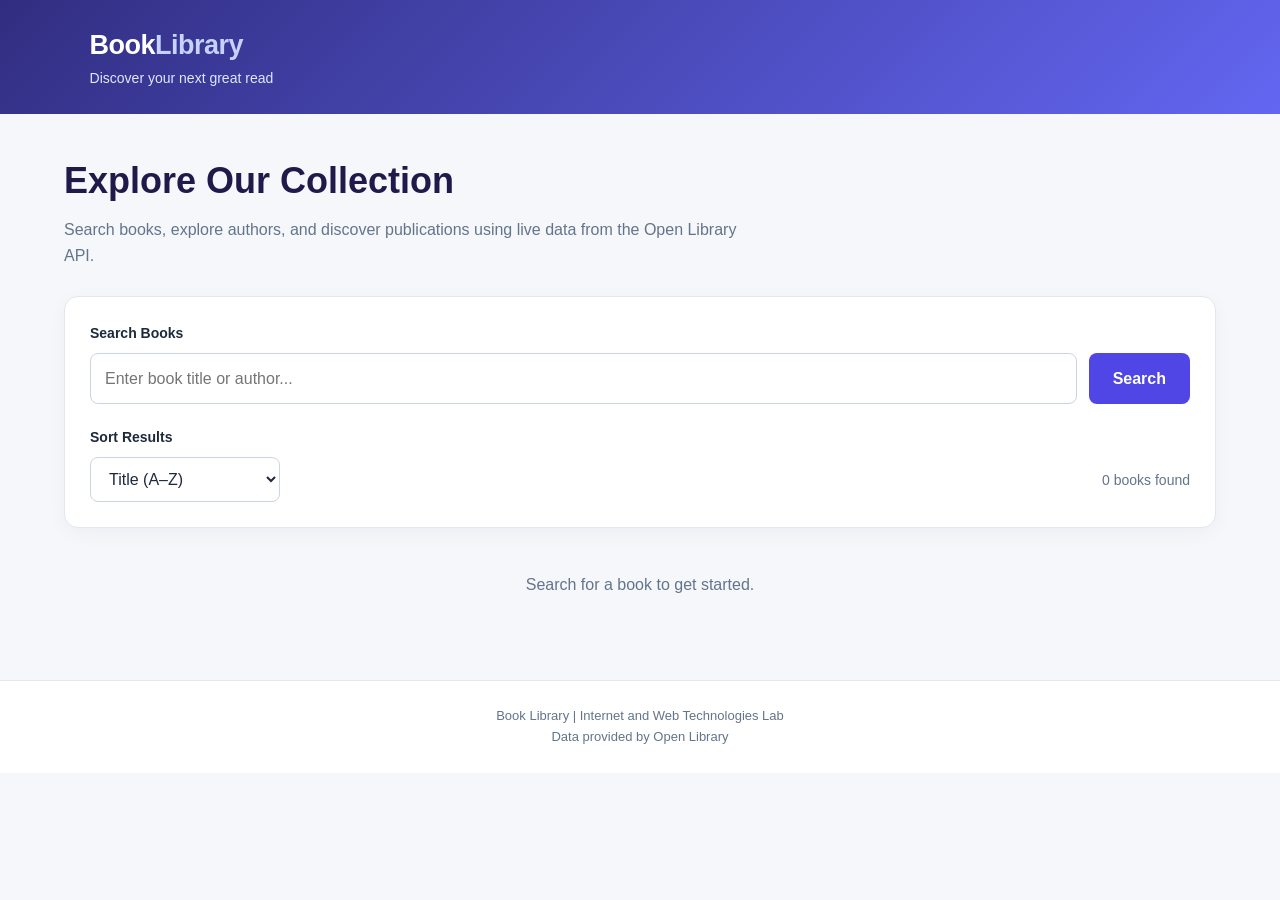
<file: BookLibrary/index.html>
<!DOCTYPE html>
<html lang="en">
<head>
    <meta charset="UTF-8">
    <meta name="viewport" content="width=device-width, initial-scale=1.0">
    <title>Book Library | MCA Web Technology Lab</title>

    <link rel="stylesheet" href="style.css">

    <script src="https://code.jquery.com/jquery-3.7.1.min.js"></script>
    <script src="script.js" defer></script>
</head>
<body>

    <header class="header">
        <div class="header-content">
            <div class="logo">Book<span>Library</span></div>
            <p>Discover your next great read</p>
        </div>
    </header>

    <main class="container">

        <section class="welcome">
            <h1>Explore Our Collection</h1>
            <p>Search books, explore authors, and discover publications
               using live data from the Open Library API.</p>
        </section>

        <section class="search-panel">
            <form id="searchForm">
                <label for="searchInput">Search Books</label>

                <div class="search-box">
                    <input type="search" id="searchInput"
                           placeholder="Enter book title or author..."
                           required>

                    <button type="submit" id="searchButton">
                        Search
                    </button>
                </div>
            </form>

            <div class="filter-row">
                <div>
                    <label for="sortSelect">Sort Results</label>
                    <select id="sortSelect">
                        <option value="title">Title (A–Z)</option>
                        <option value="year">Publication Year</option>
                    </select>
                </div>

                <div class="result-count" id="resultCount">
                    0 books found
                </div>
            </div>
        </section>

        <section class="results-section">
            <div id="statusMessage" class="status-message"
                 role="status" aria-live="polite">
                Search for a book to get started.
            </div>

            <div id="loader" class="loader-container" hidden>
                <div class="spinner"></div>
                <p>Fetching books from the API...</p>
            </div>

            <div id="bookList" class="book-grid"></div>
        </section>

    </main>

    <footer class="footer">
        <p>Book Library | Internet and Web Technologies Lab</p>
        <p>Data provided by Open Library</p>
    </footer>

</body>
</html>
</file>
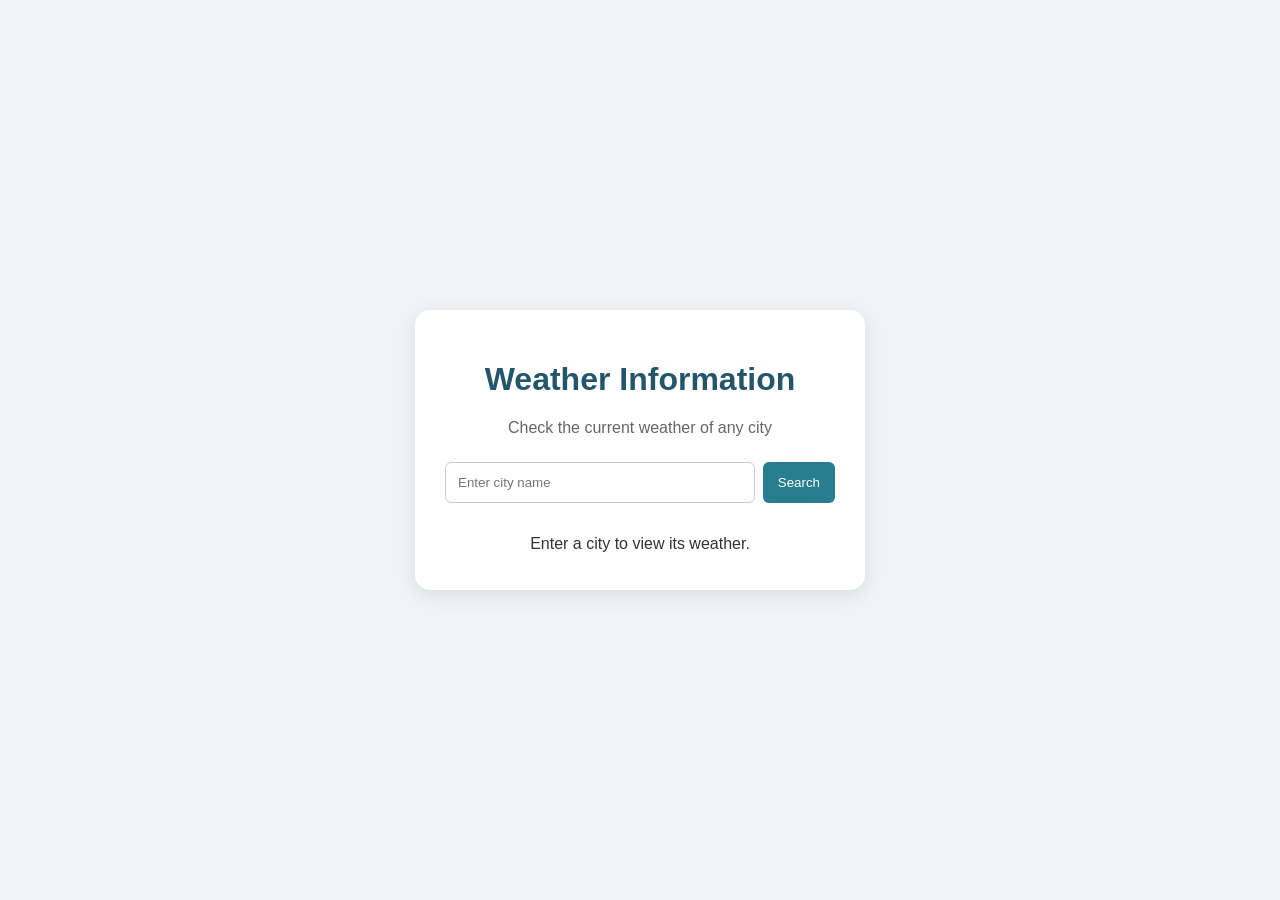
<file: weather_ajax/index.html>
<!DOCTYPE html>
<html lang="en">
<head>
    <meta charset="UTF-8">
    <meta name="viewport" content="width=device-width, initial-scale=1.0">
    <title>Weather Information</title>
    <link rel="stylesheet" href="style.css">
</head>
<body>

    <div class="weather-container">
        <h1>Weather Information</h1>
        <p>Check the current weather of any city</p>

        <div class="search-box">
            <input type="text" id="city"
                   placeholder="Enter city name">
            <button onclick="getWeather()">Search</button>
        </div>

        <div id="result">
            Enter a city to view its weather.
        </div>
    </div>

    <script src="script.js"></script>
</body>
</html>
</file>
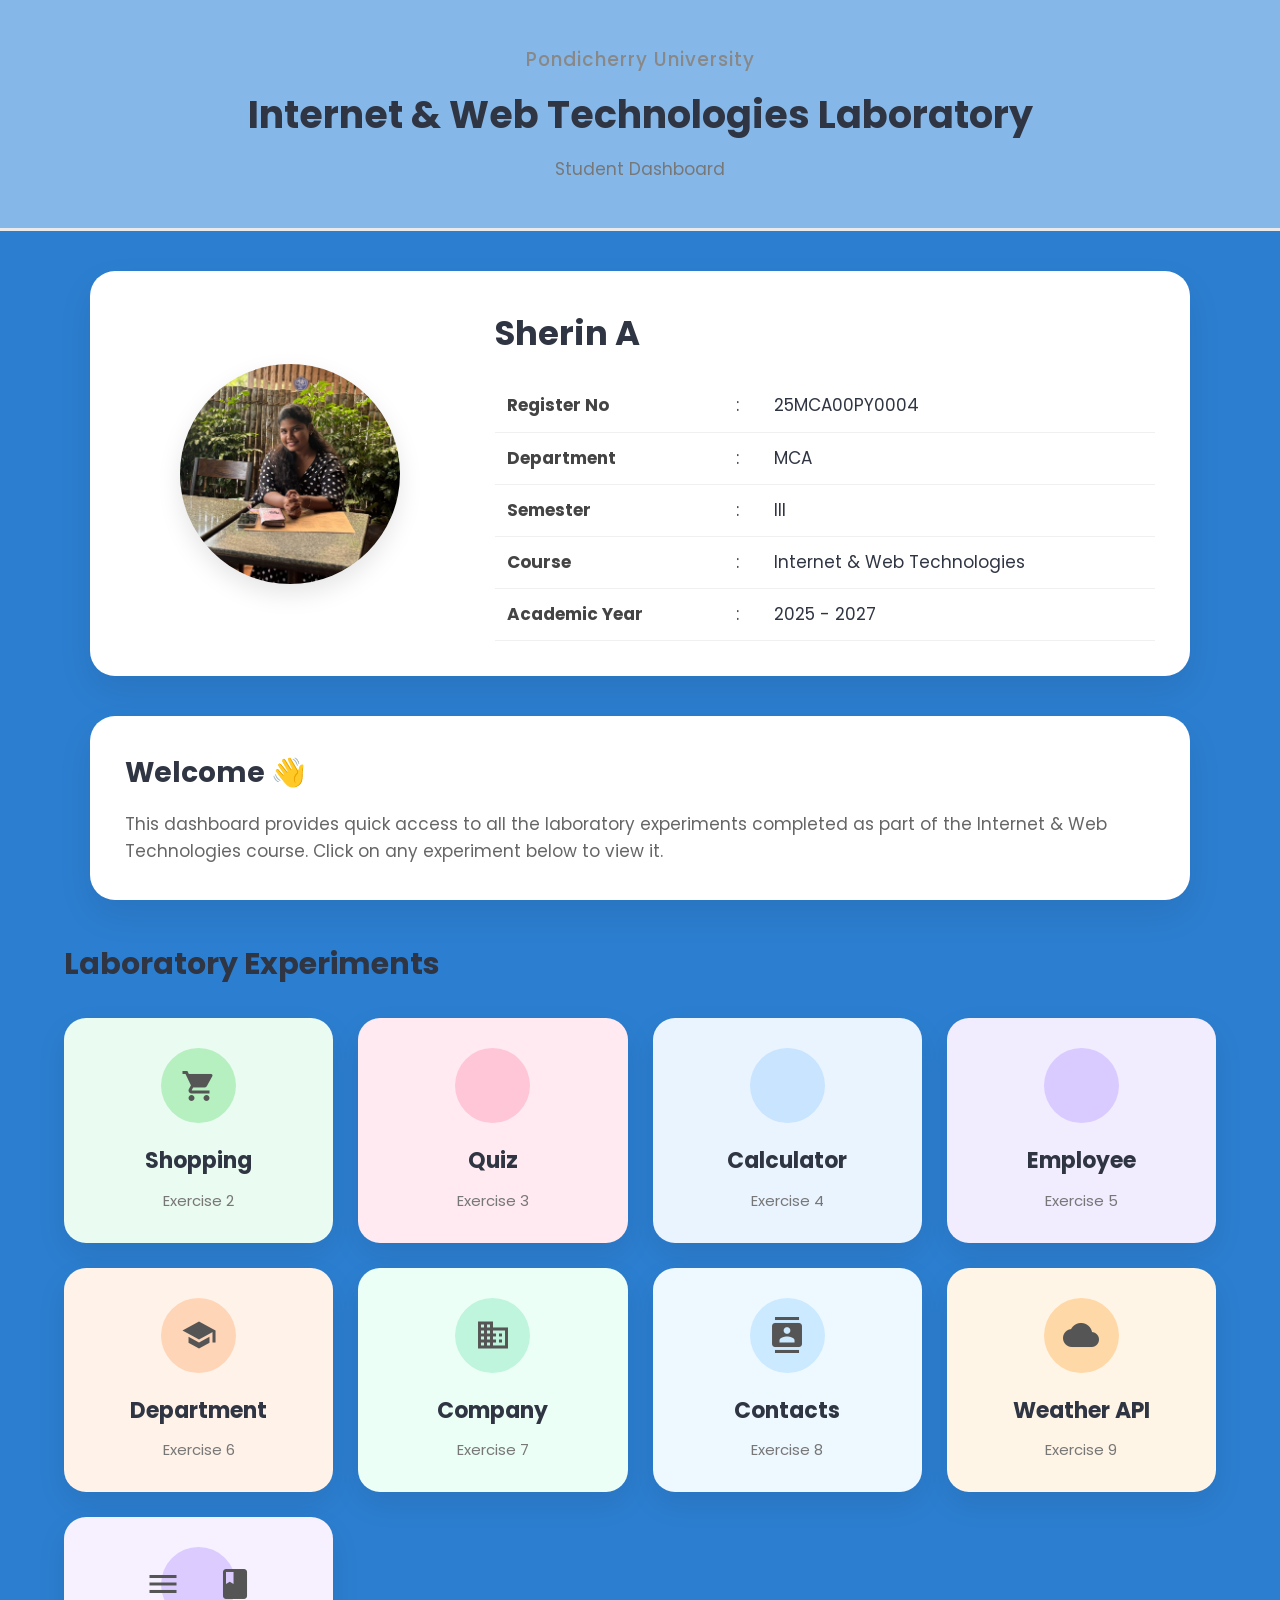
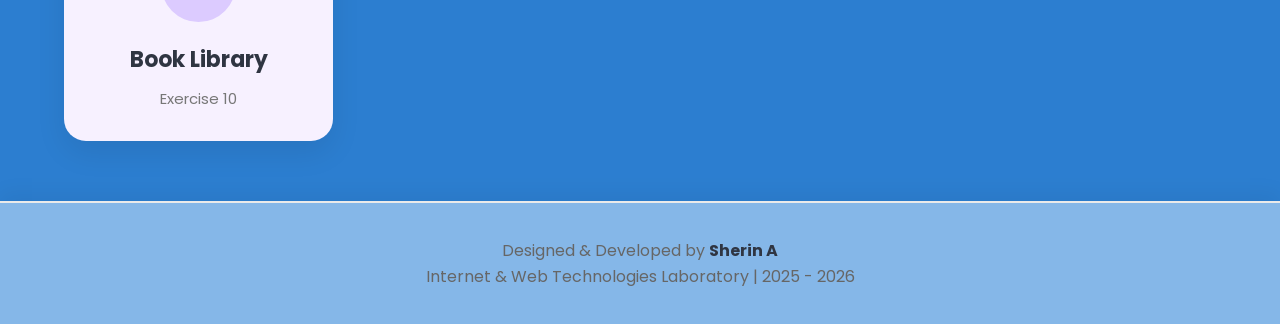
<file: lab.html>
<!DOCTYPE html>
<html lang="en">

<head>
    <meta charset="UTF-8">
    <meta name="viewport" content="width=device-width, initial-scale=1.0">
    <title>Internet & Web Technologies Lab Dashboard</title>

    <!-- Google Font -->
    <link href="https://fonts.googleapis.com/css2?family=Poppins:wght@300;400;500;600;700&display=swap" rel="stylesheet">

    <!-- Google Material Icons -->
    <link href="https://fonts.googleapis.com/icon?family=Material+Icons" rel="stylesheet">

    
    <style>
   

*{
    margin:0;
    padding:0;
    box-sizing:border-box;
}

body{
    font-family:'Poppins',sans-serif;
    background:#2c7ed0;
    color:#2F3542;
    line-height:1.6;
}



header{
    text-align:center;
    padding:45px 20px;
    background:#85b7e8;
    border-bottom:3px solid #EAEAEA;
}

header h3{
    color:#888;
    font-weight:500;
    letter-spacing:1px;
}

header h1{
    margin-top:10px;
    font-size:38px;
    color:#2F3542;
}

header p{
    margin-top:10px;
    color:#777;
    font-size:17px;
}



.profile-card{

    width:90%;
    max-width:1100px;

    margin:40px auto;

    background:white;

    border-radius:25px;

    display:flex;

    align-items:center;

    justify-content:space-between;

    padding:35px;

    box-shadow:0 15px 35px rgba(0,0,0,.08);

    gap:40px;

}


.profile-image{

    flex:1;

    display:flex;

    justify-content:center;

}

.profile-image img{

    width:220px;

    height:220px;

    border-radius:50%;

    object-fit:cover;

    border:8px #85b7e8;

    box-shadow:0 10px 25px rgba(0,0,0,.1);

}



.student-details{

    flex:2;

}

.student-details h2{

    font-size:34px;

    color:#2F3542;

    margin-bottom:20px;

}

.student-details table{

    width:100%;

    border-collapse:collapse;

}

.student-details td{

    padding:12px;

    font-size:17px;

}

.student-details tr{

    border-bottom:1px solid #F0F0F0;

}

.student-details strong{

    color:#444;

}



.welcome{

    width:90%;

    max-width:1100px;

    margin:auto;

    background:#FFFFFF;

    border-radius:25px;

    padding:35px;

    margin-bottom:40px;

    box-shadow:0 15px 35px rgba(0,0,0,.08);

}

.welcome h2{

    color:#2F3542;

    margin-bottom:15px;

    font-size:28px;

}

.welcome p{

    color:#666;

    font-size:17px;

}



.experiments{

    width:90%;

    max-width:1200px;

    margin:auto;

}

.experiments h2{

    margin-bottom:30px;

    font-size:30px;

    color:#2F3542;

}

.card-container{

    display:grid;

    grid-template-columns:repeat(auto-fit,minmax(220px,1fr));

    gap:25px;

    margin-bottom:50px;

}

.card{

    background:white;

    border-radius:22px;

    padding:30px 20px;

    text-align:center;

    text-decoration:none;

    color:#2F3542;

    box-shadow:0 12px 30px rgba(0,0,0,.08);

    transition:.35s;

    position:relative;

    overflow:hidden;

}

.card:hover{

    transform:translateY(-10px);

    box-shadow:0 18px 40px rgba(0,0,0,.12);

}

.icon-circle{

    width:75px;

    height:75px;

    border-radius:50%;

    display:flex;

    justify-content:center;

    align-items:center;

    margin:auto;

    margin-bottom:20px;

    transition:.3s;

}

.card:hover .icon-circle{

    transform:scale(1.1);

}

.icon-circle .material-icons{

    font-size:36px;

    color:#555;

}

.card h3{

    margin-bottom:10px;

    font-size:22px;

}

.card p{

    color:#777;

    font-size:15px;

}



.yellow{

    background:#FFF8D9;

}

.yellow .icon-circle{

    background:#FFE58F;

}

.green{

    background:#EAFBF1;

}

.green .icon-circle{

    background:#B7F0C0;

}

.pink{

    background:#FFEAF2;

}

.pink .icon-circle{

    background:#FFC6D7;

}

.blue{

    background:#EAF4FF;

}

.blue .icon-circle{

    background:#C8E4FF;

}

.purple{

    background:#F2ECFF;

}

.purple .icon-circle{

    background:#D9CBFF;

}

.peach{

    background:#FFF2E8;

}

.peach .icon-circle{

    background:#FFD5B8;

}

.mint{

    background:#ECFFF7;

}

.mint .icon-circle{

    background:#BFF5DD;

}

.sky{

    background:#EEF8FF;

}

.sky .icon-circle{

    background:#CBEAFF;

}

.orange{

    background:#FFF5E7;

}

.orange .icon-circle{

    background:#FFD8A8;

}

.lavender{

    background:#F7F1FF;

}

.lavender .icon-circle{

    background:#DCCBFF;

}



footer{

    margin-top:60px;

    background:#85b7e8;

    text-align:center;

    padding:35px;

    border-top:2px solid #EAEAEA;

    color:#666;

    box-shadow:0 -8px 20px rgba(0,0,0,.05);

}

footer strong{

    color:#2F3542;

}



::-webkit-scrollbar{

    width:10px;

}

::-webkit-scrollbar-track{

    background:#79afca;

}

::-webkit-scrollbar-thumb{

    background:#C9D6F0;

    border-radius:20px;

}

::-webkit-scrollbar-thumb:hover{

    background:#A9BFE8;

}


@media(max-width:900px){

.profile-card{

    flex-direction:column;

    text-align:center;

}

.student-details table{

    margin:auto;

}

.student-details td{

    text-align:left;

}

}

@media(max-width:600px){

header h1{

    font-size:28px;

}

header h3{

    font-size:18px;

}

.profile-image img{

    width:170px;

    height:170px;

}

.student-details h2{

    font-size:28px;

}

.card-container{

    grid-template-columns:1fr;

}

.card{

    padding:25px;

}

}
    </style>
</head>

<body>

  

    <header>

        <h3>Pondicherry University</h3>

        <h1>Internet & Web Technologies Laboratory</h1>

        <p>Student Dashboard</p>

    </header>

    <section class="profile-card">

        <div class="profile-image">

            <img src="sherin.jpg.jpeg" alt="Profile">

        </div>

        <div class="student-details">

            <h2>Sherin A</h2>

            <table>

                <tr>
                    <td><strong>Register No</strong></td>
                    <td>:</td>
                    <td>25MCA00PY0004</td>
                </tr>

                <tr>
                    <td><strong>Department</strong></td>
                    <td>:</td>
                    <td>MCA</td>
                </tr>

                <tr>
                    <td><strong>Semester</strong></td>
                    <td>:</td>
                    <td>III</td>
                </tr>

                <tr>
                    <td><strong>Course</strong></td>
                    <td>:</td>
                    <td>Internet & Web Technologies</td>
                </tr>

                <tr>
                    <td><strong>Academic Year</strong></td>
                    <td>:</td>
                    <td>2025 - 2027</td>
                </tr>

            </table>

        </div>

    </section>



    <section class="welcome">

        <h2>Welcome 👋</h2>

        <p>

            This dashboard provides quick access to all the
            laboratory experiments completed as part of the
            Internet & Web Technologies course.

            Click on any experiment below to view it.

        </p>

    </section>

    

    <section class="experiments">
        <h2>Laboratory Experiments</h2>
    
        <div class="card-container">
    
            <!-- Exercise 2: Shopping -->
            <a href="shopping website/shopping.html" class="card green">
                <div class="icon-circle">
                    <span class="material-icons">shopping_cart</span>
                </div>
                <h3>Shopping</h3>
                <p>Exercise 2</p>
            </a>
    
            <!-- Exercise 3: Quiz -->
            <a href="quiz/quiz.html" class="card pink">
                <div class="icon-circle">
                    <span class="material-icons">quiz</span>
                </div>
                <h3>Quiz</h3>
                <p>Exercise 3</p>
            </a>
    
            <!-- Exercise 4: Calculator -->
            <a href="calculator/calculator.html" class="card blue">
                <div class="icon-circle">
                    <span class="material-icons">calculate</span>
                </div>
                <h3>Calculator</h3>
                <p>Exercise 4</p>
            </a>
    
            <!-- Exercise 5: Employee -->
           <a href="https://sherinwebtech.rf.gd/webtechnology/employeedetails/employee.php" class="card purple">
                <div class="icon-circle">
                    <span class="material-icons">badge</span>
                </div>
                <h3>Employee</h3>
                <p>Exercise 5</p>
            </a>
            
            <!-- Exercise 6: Department Website -->
            <a href="departmentweb/index.php" class="card peach">
                <div class="icon-circle">
                    <span class="material-icons">school</span>
                </div>
                <h3>Department</h3>
                <p>Exercise 6</p>
            </a>
    
            <!-- Exercise 7: Company Website -->
            <a href="companyweb/index.php" class="card mint">
                <div class="icon-circle">
                    <span class="material-icons">business</span>
                </div>
                <h3>Company</h3>
                <p>Exercise 7</p>
            </a>
    
            <!-- Exercise 8: Contact Management -->
            <a href="contactmanagement/index.php" class="card sky">
                <div class="icon-circle">
                    <span class="material-icons">contacts</span>
                </div>
                <h3>Contacts</h3>
                <p>Exercise 8</p>
            </a>
    
            <!-- Exercise 9: Weather API -->
            <a href="weather_ajax/index.html" class="card orange">
                <div class="icon-circle">
                    <span class="material-icons">cloud</span>
                </div>
                <h3>Weather API</h3>
                <p>Exercise 9</p>
            </a>
    
            <!-- Exercise 10: Book Library -->
            <a href="BookLibrary/index.html" class="card lavender">
                <div class="icon-circle">
                    <span class="material-icons">menu_book</span>
                </div>
                <h3>Book Library</h3>
                <p>Exercise 10</p>
            </a>
    
        </div>
    </section>

    <footer>

        <p>

            Designed & Developed by <strong>Sherin A</strong>

        </p>

        <p>

            Internet & Web Technologies Laboratory | 2025 - 2026

        </p>

    </footer>

</body>

</html>
</file>
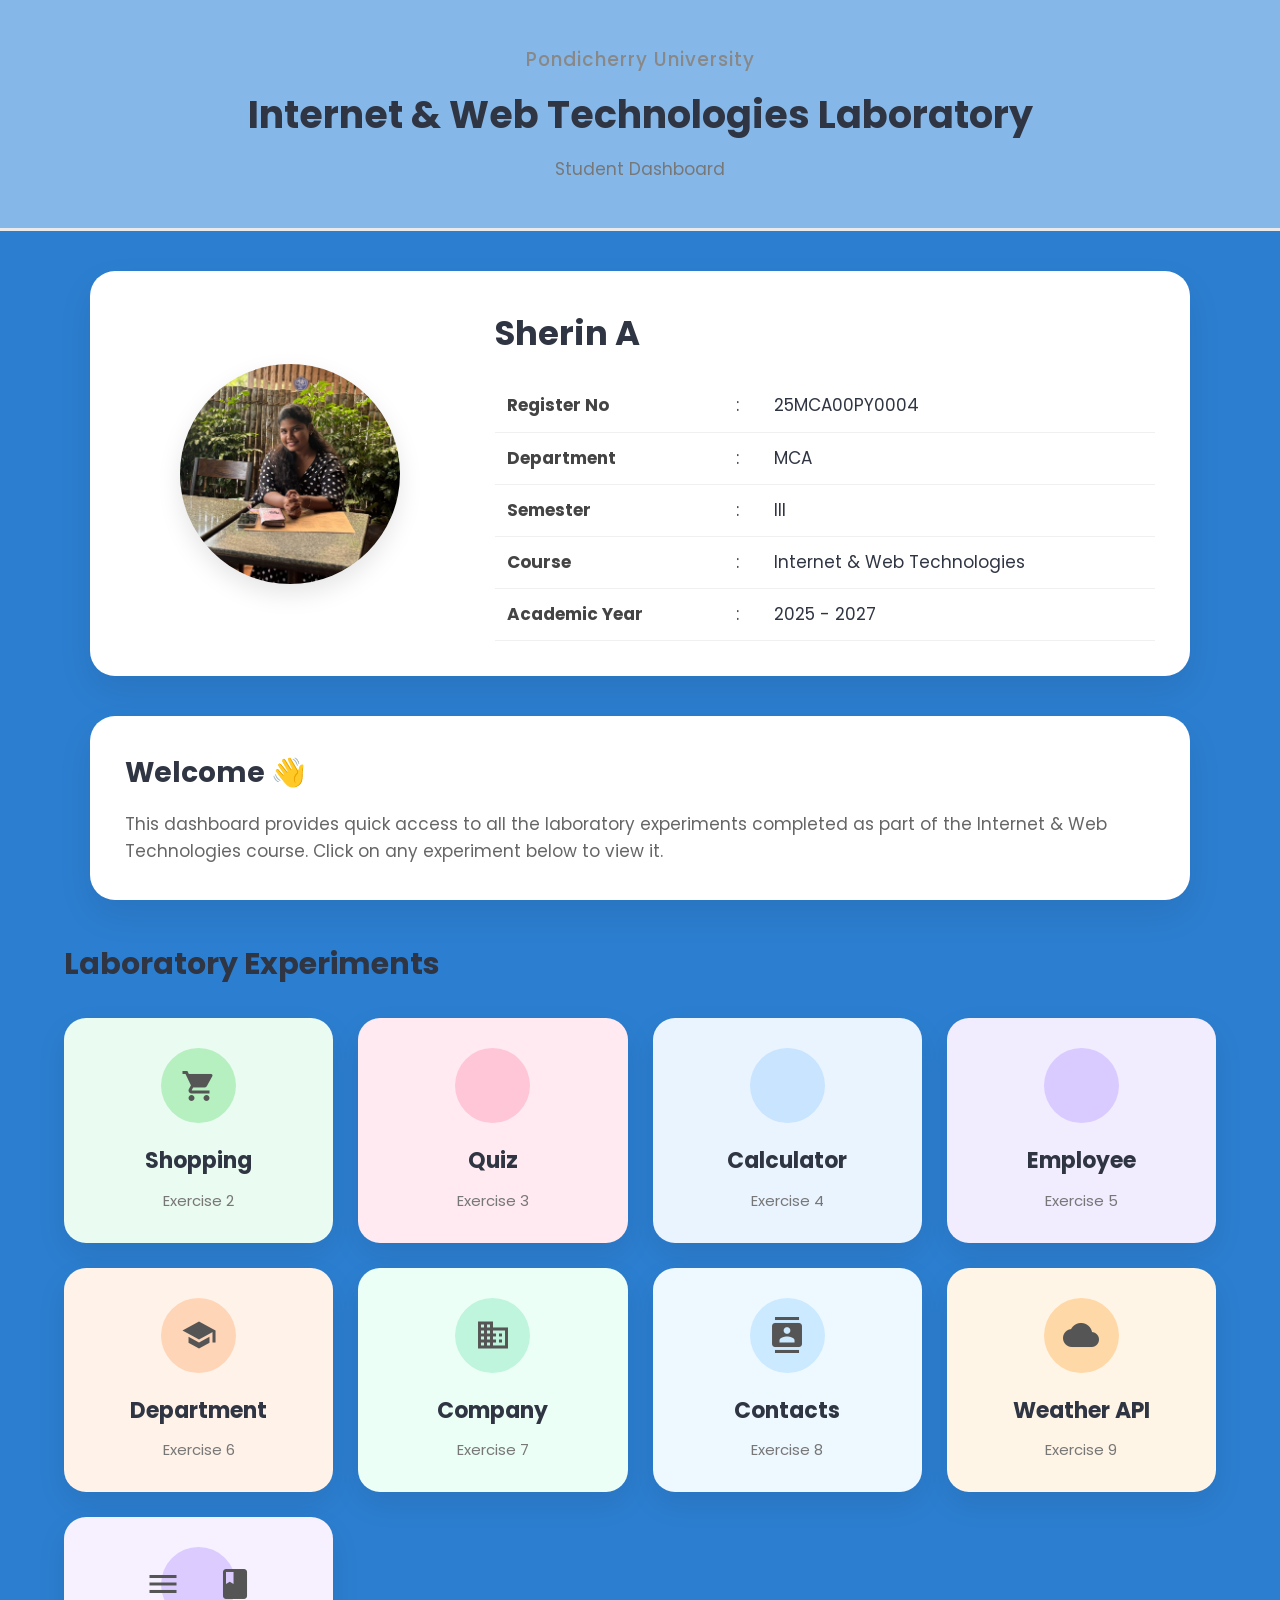
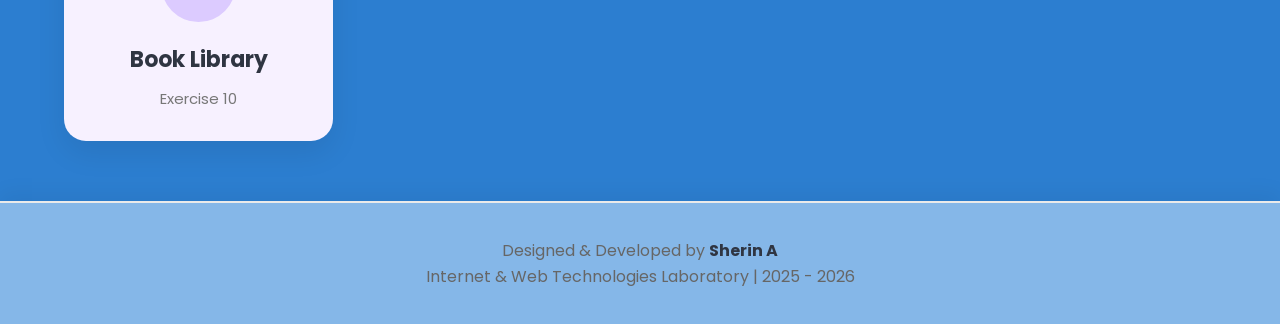
<file: labs.html>
<!DOCTYPE html>
<html lang="en">

<head>
    <meta charset="UTF-8">
    <meta name="viewport" content="width=device-width, initial-scale=1.0">
    <title>Internet & Web Technologies Lab Dashboard</title>

    <!-- Google Font -->
    <link href="https://fonts.googleapis.com/css2?family=Poppins:wght@300;400;500;600;700&display=swap" rel="stylesheet">

    <!-- Google Material Icons -->
    <link href="https://fonts.googleapis.com/icon?family=Material+Icons" rel="stylesheet">

    
    <style>
   

*{
    margin:0;
    padding:0;
    box-sizing:border-box;
}

body{
    font-family:'Poppins',sans-serif;
    background:#2c7ed0;
    color:#2F3542;
    line-height:1.6;
}



header{
    text-align:center;
    padding:45px 20px;
    background:#85b7e8;
    border-bottom:3px solid #EAEAEA;
}

header h3{
    color:#888;
    font-weight:500;
    letter-spacing:1px;
}

header h1{
    margin-top:10px;
    font-size:38px;
    color:#2F3542;
}

header p{
    margin-top:10px;
    color:#777;
    font-size:17px;
}



.profile-card{

    width:90%;
    max-width:1100px;

    margin:40px auto;

    background:white;

    border-radius:25px;

    display:flex;

    align-items:center;

    justify-content:space-between;

    padding:35px;

    box-shadow:0 15px 35px rgba(0,0,0,.08);

    gap:40px;

}


.profile-image{

    flex:1;

    display:flex;

    justify-content:center;

}

.profile-image img{

    width:220px;

    height:220px;

    border-radius:50%;

    object-fit:cover;

    border:8px #85b7e8;

    box-shadow:0 10px 25px rgba(0,0,0,.1);

}



.student-details{

    flex:2;

}

.student-details h2{

    font-size:34px;

    color:#2F3542;

    margin-bottom:20px;

}

.student-details table{

    width:100%;

    border-collapse:collapse;

}

.student-details td{

    padding:12px;

    font-size:17px;

}

.student-details tr{

    border-bottom:1px solid #F0F0F0;

}

.student-details strong{

    color:#444;

}



.welcome{

    width:90%;

    max-width:1100px;

    margin:auto;

    background:#FFFFFF;

    border-radius:25px;

    padding:35px;

    margin-bottom:40px;

    box-shadow:0 15px 35px rgba(0,0,0,.08);

}

.welcome h2{

    color:#2F3542;

    margin-bottom:15px;

    font-size:28px;

}

.welcome p{

    color:#666;

    font-size:17px;

}



.experiments{

    width:90%;

    max-width:1200px;

    margin:auto;

}

.experiments h2{

    margin-bottom:30px;

    font-size:30px;

    color:#2F3542;

}

.card-container{

    display:grid;

    grid-template-columns:repeat(auto-fit,minmax(220px,1fr));

    gap:25px;

    margin-bottom:50px;

}

.card{

    background:white;

    border-radius:22px;

    padding:30px 20px;

    text-align:center;

    text-decoration:none;

    color:#2F3542;

    box-shadow:0 12px 30px rgba(0,0,0,.08);

    transition:.35s;

    position:relative;

    overflow:hidden;

}

.card:hover{

    transform:translateY(-10px);

    box-shadow:0 18px 40px rgba(0,0,0,.12);

}

.icon-circle{

    width:75px;

    height:75px;

    border-radius:50%;

    display:flex;

    justify-content:center;

    align-items:center;

    margin:auto;

    margin-bottom:20px;

    transition:.3s;

}

.card:hover .icon-circle{

    transform:scale(1.1);

}

.icon-circle .material-icons{

    font-size:36px;

    color:#555;

}

.card h3{

    margin-bottom:10px;

    font-size:22px;

}

.card p{

    color:#777;

    font-size:15px;

}



.yellow{

    background:#FFF8D9;

}

.yellow .icon-circle{

    background:#FFE58F;

}

.green{

    background:#EAFBF1;

}

.green .icon-circle{

    background:#B7F0C0;

}

.pink{

    background:#FFEAF2;

}

.pink .icon-circle{

    background:#FFC6D7;

}

.blue{

    background:#EAF4FF;

}

.blue .icon-circle{

    background:#C8E4FF;

}

.purple{

    background:#F2ECFF;

}

.purple .icon-circle{

    background:#D9CBFF;

}

.peach{

    background:#FFF2E8;

}

.peach .icon-circle{

    background:#FFD5B8;

}

.mint{

    background:#ECFFF7;

}

.mint .icon-circle{

    background:#BFF5DD;

}

.sky{

    background:#EEF8FF;

}

.sky .icon-circle{

    background:#CBEAFF;

}

.orange{

    background:#FFF5E7;

}

.orange .icon-circle{

    background:#FFD8A8;

}

.lavender{

    background:#F7F1FF;

}

.lavender .icon-circle{

    background:#DCCBFF;

}



footer{

    margin-top:60px;

    background:#85b7e8;

    text-align:center;

    padding:35px;

    border-top:2px solid #EAEAEA;

    color:#666;

    box-shadow:0 -8px 20px rgba(0,0,0,.05);

}

footer strong{

    color:#2F3542;

}



::-webkit-scrollbar{

    width:10px;

}

::-webkit-scrollbar-track{

    background:#79afca;

}

::-webkit-scrollbar-thumb{

    background:#C9D6F0;

    border-radius:20px;

}

::-webkit-scrollbar-thumb:hover{

    background:#A9BFE8;

}


@media(max-width:900px){

.profile-card{

    flex-direction:column;

    text-align:center;

}

.student-details table{

    margin:auto;

}

.student-details td{

    text-align:left;

}

}

@media(max-width:600px){

header h1{

    font-size:28px;

}

header h3{

    font-size:18px;

}

.profile-image img{

    width:170px;

    height:170px;

}

.student-details h2{

    font-size:28px;

}

.card-container{

    grid-template-columns:1fr;

}

.card{

    padding:25px;

}

}
    </style>
</head>

<body>

  

    <header>

        <h3>Pondicherry University</h3>

        <h1>Internet & Web Technologies Laboratory</h1>

        <p>Student Dashboard</p>

    </header>

    <section class="profile-card">

        <div class="profile-image">

            <img src="sherin.jpg.jpeg" alt="Profile">

        </div>

        <div class="student-details">

            <h2>Sherin A</h2>

            <table>

                <tr>
                    <td><strong>Register No</strong></td>
                    <td>:</td>
                    <td>25MCA00PY0004</td>
                </tr>

                <tr>
                    <td><strong>Department</strong></td>
                    <td>:</td>
                    <td>MCA</td>
                </tr>

                <tr>
                    <td><strong>Semester</strong></td>
                    <td>:</td>
                    <td>III</td>
                </tr>

                <tr>
                    <td><strong>Course</strong></td>
                    <td>:</td>
                    <td>Internet & Web Technologies</td>
                </tr>

                <tr>
                    <td><strong>Academic Year</strong></td>
                    <td>:</td>
                    <td>2025 - 2027</td>
                </tr>

            </table>

        </div>

    </section>



    <section class="welcome">

        <h2>Welcome 👋</h2>

        <p>

            This dashboard provides quick access to all the
            laboratory experiments completed as part of the
            Internet & Web Technologies course.

            Click on any experiment below to view it.

        </p>

    </section>

    

    <section class="experiments">
        <h2>Laboratory Experiments</h2>
    
        <div class="card-container">
    
            <!-- Exercise 2: Shopping -->
            <a href="shopping website/shopping.html" class="card green">
                <div class="icon-circle">
                    <span class="material-icons">shopping_cart</span>
                </div>
                <h3>Shopping</h3>
                <p>Exercise 2</p>
            </a>
    
            <!-- Exercise 3: Quiz -->
            <a href="quiz/quiz.html" class="card pink">
                <div class="icon-circle">
                    <span class="material-icons">quiz</span>
                </div>
                <h3>Quiz</h3>
                <p>Exercise 3</p>
            </a>
    
            <!-- Exercise 4: Calculator -->
            <a href="calculator/calculator.html" class="card blue">
                <div class="icon-circle">
                    <span class="material-icons">calculate</span>
                </div>
                <h3>Calculator</h3>
                <p>Exercise 4</p>
            </a>
    
            <!-- Exercise 5: Employee -->
            <a href="https://sherinwebtech.rf.gd/webtechnology/employeedetails/employee.php" class="card purple">
                <div class="icon-circle">
                    <span class="material-icons">badge</span>
                </div>
                <h3>Employee</h3>
                <p>Exercise 5</p>
            </a>
            
            <!-- Exercise 6: Department Website -->
            <a href="https://sherinwebtech.rf.gd/webtechnology/departmentweb/index.php" class="card peach">
                <div class="icon-circle">
                    <span class="material-icons">school</span>
                </div>
                <h3>Department</h3>
                <p>Exercise 6</p>
            </a>
    
            <!-- Exercise 7: Company Website -->
            <a href="https://sherinwebtech.rf.gd/webtechnology/companyweb/index.php" class="card mint">
                <div class="icon-circle">
                    <span class="material-icons">business</span>
                </div>
                <h3>Company</h3>
                <p>Exercise 7</p>
            </a>
    
            <!-- Exercise 8: Contact Management -->
            <a href="https://sherinwebtech.rf.gd/webtechnology/contactmanagement/index.php" class="card sky">
                <div class="icon-circle">
                    <span class="material-icons">contacts</span>
                </div>
                <h3>Contacts</h3>
                <p>Exercise 8</p>
            </a>
    
            <!-- Exercise 9: Weather API -->
            <a href="weather_ajax/index.html" class="card orange">
                <div class="icon-circle">
                    <span class="material-icons">cloud</span>
                </div>
                <h3>Weather API</h3>
                <p>Exercise 9</p>
            </a>
    
            <!-- Exercise 10: Book Library -->
            <a href="BookLibrary/index.html" class="card lavender">
                <div class="icon-circle">
                    <span class="material-icons">menu_book</span>
                </div>
                <h3>Book Library</h3>
                <p>Exercise 10</p>
            </a>
    
        </div>
    </section>

    <footer>

        <p>

            Designed & Developed by <strong>Sherin A</strong>

        </p>

        <p>

            Internet & Web Technologies Laboratory | 2025 - 2026

        </p>

    </footer>

</body>

</html>
</file>
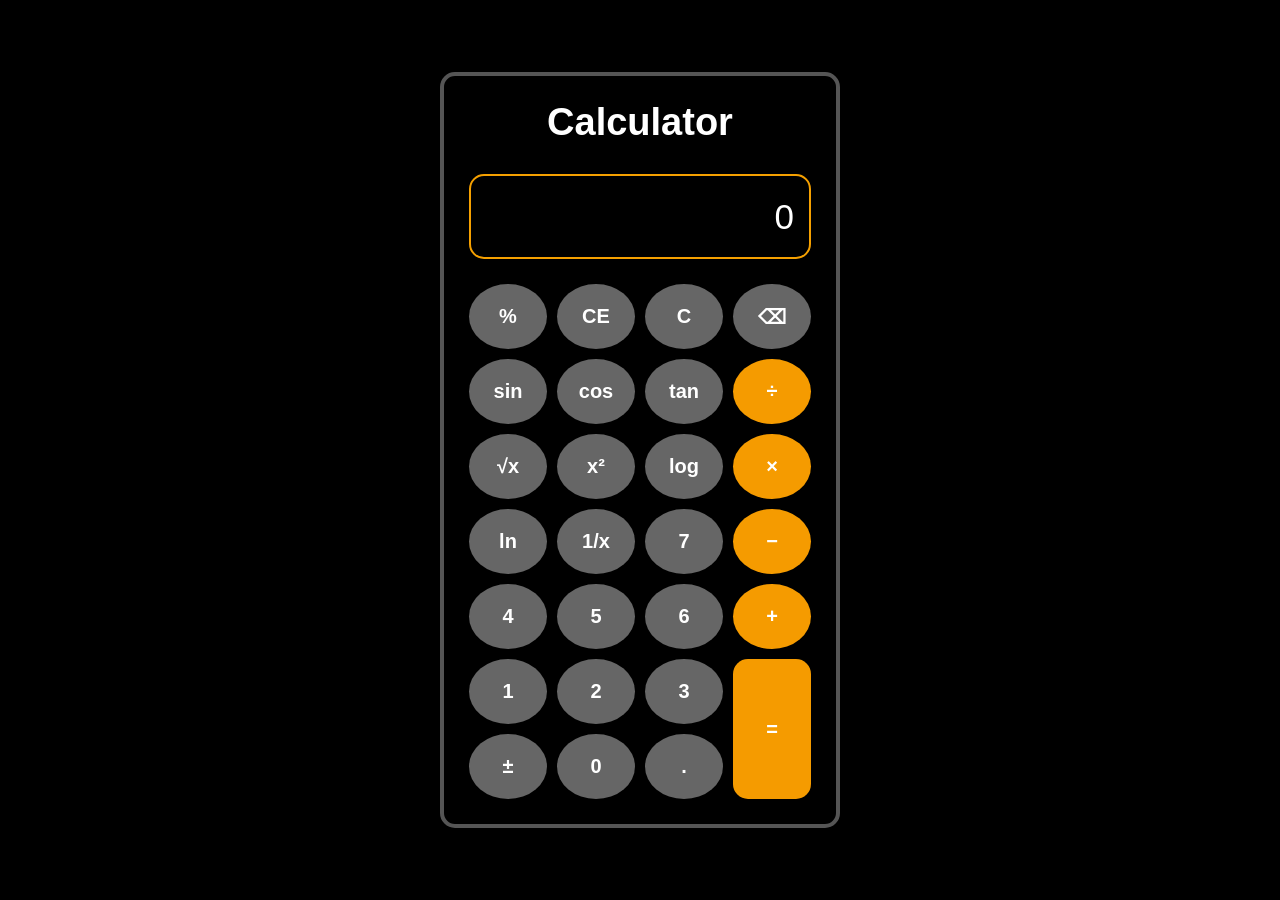
<file: calculator/calculator.html>
<!DOCTYPE html>
<html lang="en">
<head>
    <meta charset="UTF-8">
    <meta name="viewport" content="width=device-width, initial-scale=1.0">

    <title>Scientific Calculator</title>

    <link rel="stylesheet" href="calculator.css">
</head>

<body>

    <div class="calculator">

        <h1>Calculator</h1>

        <input type="text" id="display" value="0" readonly>

        <div class="buttons">

            <button class="function" onclick="calculate('percent')">%</button>
            <button class="function" onclick="clearEntry()">CE</button>
            <button class="function" onclick="clearAll()">C</button>
            <button class="function" onclick="backspace()">⌫</button>

            <button class="scientific" onclick="calculate('sin')">sin</button>
            <button class="scientific" onclick="calculate('cos')">cos</button>
            <button class="scientific" onclick="calculate('tan')">tan</button>
            <button class="operator" onclick="chooseOperator('/')">÷</button>

            <button class="scientific" onclick="calculate('sqrt')">√x</button>
            <button class="scientific" onclick="calculate('square')">x²</button>
            <button class="scientific" onclick="calculate('log')">log</button>
            <button class="operator" onclick="chooseOperator('*')">×</button>

            <button class="scientific" onclick="calculate('ln')">ln</button>
            <button class="scientific" onclick="calculate('reciprocal')">1/x</button>
            <button class="number" onclick="addNumber('7')">7</button>
            <button class="operator" onclick="chooseOperator('-')">−</button>

            <button class="number" onclick="addNumber('4')">4</button>
            <button class="number" onclick="addNumber('5')">5</button>
            <button class="number" onclick="addNumber('6')">6</button>
            <button class="operator" onclick="chooseOperator('+')">+</button>

            <button class="number" onclick="addNumber('1')">1</button>
            <button class="number" onclick="addNumber('2')">2</button>
            <button class="number" onclick="addNumber('3')">3</button>
            <button class="equal" onclick="calculateResult()">=</button>

            <button class="function" onclick="changeSign()">±</button>
            <button class="number" onclick="addNumber('0')">0</button>
            <button class="number" onclick="addNumber('.')">.</button>

        </div>

    </div>

    <script src="calculator.js"></script>

</body>
</html>
</file>
<file: BookLibrary/style.css>
:root {
    --primary: #4f46e5;
    --primary-dark: #3730a3;
    --background: #f5f7fb;
    --surface: #ffffff;
    --text: #1e293b;
    --muted: #64748b;
    --border: #e2e8f0;
    --success: #15803d;
    --danger: #dc2626;
}

* {
    margin: 0;
    padding: 0;
    box-sizing: border-box;
}

body {
    font-family: "Segoe UI", Arial, sans-serif;
    background: var(--background);
    color: var(--text);
    line-height: 1.6;
}


.header {
    background: linear-gradient(135deg, #312e81, #6366f1);
    color: white;
    padding: 24px 7%;
}

.header-content {
    max-width: 1200px;
    margin: auto;
}

.logo {
    font-size: 27px;
    font-weight: 800;
    letter-spacing: -0.5px;
}

.logo span {
    color: #c7d2fe;
}

.header p {
    color: #e0e7ff;
    font-size: 14px;
}


.container {
    max-width: 1200px;
    width: 90%;
    margin: 38px auto;
}

.welcome {
    margin-bottom: 28px;
}

.welcome h1 {
    font-size: clamp(26px, 4vw, 36px);
    margin-bottom: 8px;
    color: #1e1b4b;
}

.welcome p {
    color: var(--muted);
    max-width: 680px;
}


.search-panel {
    background: var(--surface);
    padding: 25px;
    border: 1px solid var(--border);
    border-radius: 14px;
    box-shadow: 0 5px 20px rgb(15 23 42 / 4%);
}

label {
    display: block;
    margin-bottom: 8px;
    font-size: 14px;
    font-weight: 600;
}

.search-box {
    display: flex;
    gap: 12px;
}

input,
select {
    font: inherit;
    border: 1px solid #cbd5e1;
    border-radius: 8px;
    padding: 12px 14px;
    background: white;
    color: var(--text);
    outline: none;
}

input:focus,
select:focus {
    border-color: var(--primary);
    box-shadow: 0 0 0 3px rgb(79 70 229 / 12%);
}

input {
    flex: 1;
    min-width: 0;
}

button {
    font: inherit;
    font-weight: 600;
    padding: 12px 24px;
    border: none;
    border-radius: 8px;
    background: var(--primary);
    color: white;
    cursor: pointer;
    transition: background 0.2s, transform 0.2s;
}

button:hover {
    background: var(--primary-dark);
}

button:active {
    transform: scale(0.98);
}

button:disabled {
    opacity: 0.65;
    cursor: not-allowed;
}

.filter-row {
    display: flex;
    align-items: end;
    justify-content: space-between;
    gap: 16px;
    margin-top: 22px;
}

select {
    min-width: 190px;
}

.result-count {
    color: var(--muted);
    font-size: 14px;
    padding-bottom: 10px;
}


.results-section {
    margin-top: 28px;
}

.status-message {
    text-align: center;
    color: var(--muted);
    padding: 16px;
}

.status-message.error {
    color: var(--danger);
}

.status-message.success {
    color: var(--success);
}

.book-grid {
    display: grid;
    grid-template-columns: repeat(3, minmax(0, 1fr));
    gap: 22px;
    margin-top: 12px;
}


.book-card {
    background: var(--surface);
    border: 1px solid var(--border);
    border-radius: 12px;
    padding: 22px;
    display: flex;
    flex-direction: column;
    min-width: 0;
    box-shadow: 0 4px 14px rgb(15 23 42 / 3%);
    transition: transform 0.2s, box-shadow 0.2s;
}

.book-card:hover {
    transform: translateY(-4px);
    box-shadow: 0 10px 25px rgb(15 23 42 / 9%);
}

.book-cover {
    width: 100%;
    height: 170px;
    object-fit: contain;
    background: #eef2ff;
    border-radius: 8px;
    margin-bottom: 18px;
}

.book-title {
    font-size: 18px;
    line-height: 1.4;
    margin-bottom: 12px;
    overflow-wrap: anywhere;
}

.book-meta {
    color: var(--muted);
    font-size: 14px;
    margin-bottom: 7px;
}

.book-meta strong {
    color: var(--text);
}

.book-link {
    display: inline-block;
    margin-top: auto;
    padding-top: 18px;
    color: var(--primary);
    font-size: 14px;
    font-weight: 700;
    text-decoration: none;
}

.book-link:hover {
    text-decoration: underline;
}


.loader-container {
    text-align: center;
    padding: 35px;
    color: var(--muted);
}

.loader-container[hidden] {
    display: none;
}

.spinner {
    width: 38px;
    height: 38px;
    border: 4px solid #e0e7ff;
    border-top-color: var(--primary);
    border-radius: 50%;
    margin: 0 auto 14px;
    animation: spin 0.8s linear infinite;
}

@keyframes spin {
    to {
        transform: rotate(360deg);
    }
}


.footer {
    margin-top: 55px;
    padding: 25px;
    text-align: center;
    color: var(--muted);
    background: white;
    border-top: 1px solid var(--border);
    font-size: 13px;
}

/* Responsive layout */
@media (max-width: 900px) {
    .book-grid {
        grid-template-columns: repeat(2, minmax(0, 1fr));
    }
}

@media (max-width: 600px) {
    .container {
        width: 92%;
        margin: 25px auto;
    }

    .search-panel {
        padding: 18px;
    }

    .search-box {
        flex-direction: column;
    }

    .search-box button {
        width: 100%;
    }

    .filter-row {
        align-items: stretch;
        flex-direction: column;
    }

    select {
        width: 100%;
    }

    .result-count {
        padding-bottom: 0;
    }

    .book-grid {
        grid-template-columns: 1fr;
    }
}

@media (prefers-reduced-motion: reduce) {
    *,
    *::before,
    *::after {
        animation-duration: 0.01ms !important;
        transition-duration: 0.01ms !important;
    }
}
</file>
<file: weather_ajax/style.css>
* {
    box-sizing: border-box;
}

body {
    font-family: Arial, sans-serif;
    background: #eef4f7;
    display: flex;
    justify-content: center;
    align-items: center;
    min-height: 100vh;
    margin: 0;
}

.weather-container {
    background: white;
    width: 90%;
    max-width: 450px;
    padding: 30px;
    text-align: center;
    border-radius: 15px;
    box-shadow: 0 5px 20px #00000018;
}

h1 {
    color: #24566b;
}

p {
    color: #666;
}

.search-box {
    display: flex;
    gap: 8px;
    margin: 25px 0;
}

input {
    flex: 1;
    min-width: 0;
    padding: 12px;
    border: 1px solid #ccc;
    border-radius: 6px;
}

button {
    padding: 12px 15px;
    background: #287d8e;
    color: white;
    border: none;
    border-radius: 6px;
    cursor: pointer;
}

button:hover {
    background: #205e6c;
}

#result {
    line-height: 2;
    color: #333;
}

.temperature {
    font-size: 32px;
    font-weight: bold;
    color: #24566b;
}
</file>
<file: calculator/calculator.css>
* {
    margin: 0;
    padding: 0;
    box-sizing: border-box;
    font-family: Arial, sans-serif;
}

body {
    min-height: 100vh;
    background: black;

    display: flex;
    justify-content: center;
    align-items: center;
}

.calculator {
    width: 400px;
    padding: 25px;

    border: 4px solid #555;
    border-radius: 15px;

    background: black;
}

.calculator h1 {
    color: white;
    text-align: center;
    font-size: 38px;
    margin-bottom: 30px;
}

#display {
    width: 100%;
    height: 85px;

    background: black;
    color: white;

    border: 2px solid #f5a000;
    border-radius: 15px;

    text-align: right;
    font-size: 35px;

    padding: 15px;
    margin-bottom: 25px;
}

.buttons {
    display: grid;
    grid-template-columns: repeat(4, 1fr);
    gap: 10px;
}

button {
    height: 65px;

    border: none;
    border-radius: 50%;

    font-size: 20px;
    font-weight: bold;

    cursor: pointer;
}

.number,
.function,
.scientific {
    background: #666;
    color: white;
}

.operator,
.equal {
    background: #f59b00;
    color: white;
}

button:hover {
    opacity: 0.8;
}

.equal {
    border-radius: 15px;
    height: 140px;
    grid-row: span 2;
}

@media (max-width: 500px) {

    .calculator {
        width: 95%;
        padding: 20px;
    }

    .calculator h1 {
        font-size: 30px;
    }

    #display {
        font-size: 28px;
    }

    button {
        height: 55px;
        font-size: 17px;
    }

    .equal {
        height: 120px;
    }
}
</file>
